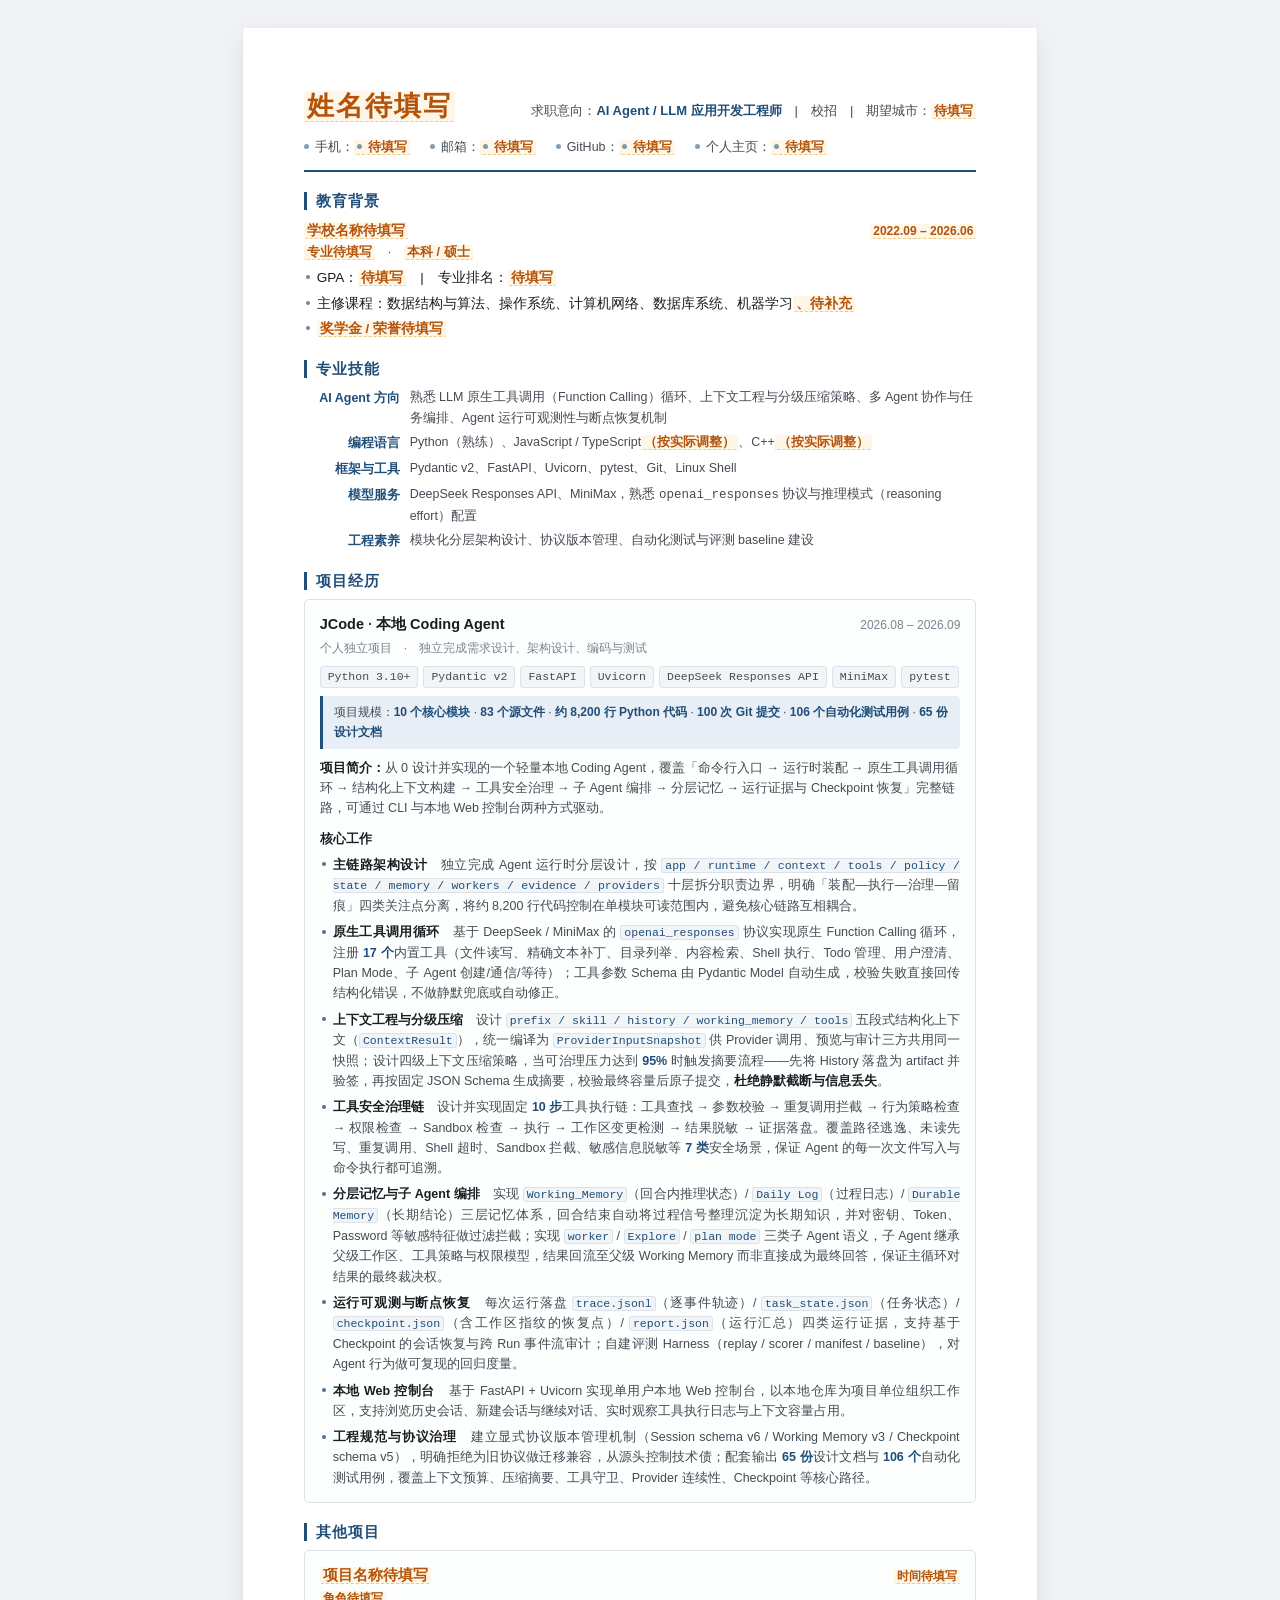
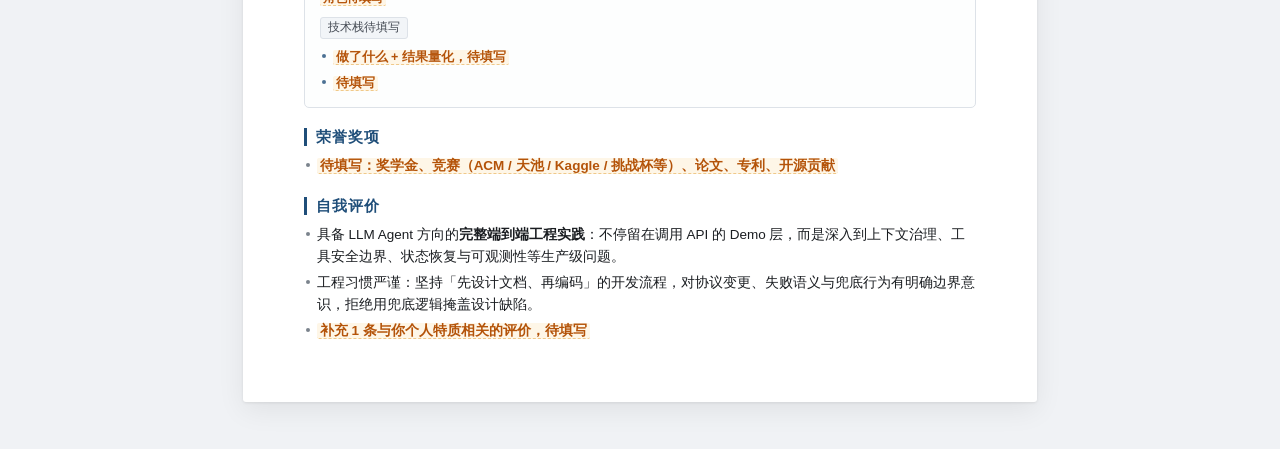
<file: resume/简历-待填写.html>
<!DOCTYPE html>
<html lang="zh-CN" data-page-node-id="jvCZFIcJ1OtPwvQPxGXEs3">
<head data-page-node-id="RzOPNFY6MEH2iaFqwt3ylf">
<meta charset="UTF-8" data-page-node-id="idprKxg2Q69ZbvX4aGqrY1">
<meta name="viewport" content="width=device-width, initial-scale=1.0" data-page-node-id="jLylCtQWvgKg7wGvqVyXIT">
<title>【姓名待填写】- AI Agent / LLM 应用开发工程师</title>
<style>
  /* ===== 基础重置 ===== */
  * { margin: 0; padding: 0; box-sizing: border-box; }

  :root {
    --ink:        #1a1d21;   /* 正文墨色 */
    --ink-soft:   #454b54;   /* 次级正文 */
    --ink-mute:   #7b838d;   /* 辅助信息 */
    --accent:     #1f4e79;   /* 主题强调色 */
    --accent-lt:  #e8eef5;   /* 强调浅底 */
    --rule:       #dde2e8;   /* 分隔线 */
    --tag-bg:     #f2f5f8;   /* 标签底色 */
    --warn:       #b45309;   /* 待填写提示色 */
  }

  body {
    font-family: -apple-system, BlinkMacSystemFont, "PingFang SC", "Hiragino Sans GB",
                 "Microsoft YaHei", "Segoe UI", Roboto, sans-serif;
    background: #f0f2f5;
    color: var(--ink);
    font-size: 13.5px;
    line-height: 1.62;
    -webkit-font-smoothing: antialiased;
    padding: 28px 16px 48px;
  }

  /* ===== A4 纸张容器 ===== */
  .page {
    width: 210mm;
    min-height: 297mm;
    margin: 0 auto;
    background: #ffffff;
    padding: 15mm 16mm 16mm;
    box-shadow: 0 1px 3px rgba(0,0,0,.08), 0 8px 28px rgba(0,0,0,.07);
    border-radius: 3px;
  }

  /* ===== 顶部姓名区 ===== */
  header {
    border-bottom: 2px solid var(--accent);
    padding-bottom: 12px;
    margin-bottom: 16px;
  }
  .name-row {
    display: flex;
    align-items: baseline;
    justify-content: space-between;
    gap: 16px;
    flex-wrap: wrap;
  }
  h1 {
    font-size: 27px;
    font-weight: 700;
    letter-spacing: 2px;
    color: var(--accent);
  }
  .target {
    font-size: 13px;
    color: var(--ink-soft);
    font-weight: 500;
  }
  .target b { color: var(--accent); font-weight: 700; }

  .contact {
    margin-top: 9px;
    display: flex;
    flex-wrap: wrap;
    gap: 6px 20px;
    font-size: 12.5px;
    color: var(--ink-soft);
  }
  .contact span::before {
    content: "";
    display: inline-block;
    width: 5px; height: 5px;
    border-radius: 50%;
    background: var(--accent);
    opacity: .55;
    margin-right: 6px;
    vertical-align: 2px;
  }

  /* ===== 章节标题 ===== */
  h2 {
    font-size: 14.5px;
    font-weight: 700;
    color: var(--accent);
    letter-spacing: 1px;
    margin: 20px 0 9px;
    padding-left: 9px;
    border-left: 3.5px solid var(--accent);
    line-height: 1.25;
  }

  /* ===== 教育背景 ===== */
  .edu-head {
    display: flex;
    justify-content: space-between;
    align-items: baseline;
    gap: 12px;
    flex-wrap: wrap;
  }
  .edu-head .school { font-weight: 700; font-size: 14px; }
  .edu-head .meta   { font-size: 12px; color: var(--ink-mute); }
  .edu-major { font-size: 12.5px; color: var(--ink-soft); margin-top: 1px; }

  ul { list-style: none; }
  li {
    position: relative;
    padding-left: 13px;
    margin-top: 4px;
  }
  li::before {
    content: "";
    position: absolute;
    left: 2px; top: 8px;
    width: 4px; height: 4px;
    border-radius: 50%;
    background: var(--ink-mute);
  }

  /* ===== 技能区 ===== */
  .skill-row {
    display: grid;
    grid-template-columns: 96px 1fr;
    gap: 4px 10px;
    margin-top: 5px;
    align-items: start;
  }
  .skill-key {
    font-weight: 600;
    font-size: 12.5px;
    color: var(--accent);
    text-align: right;
    line-height: 1.7;
    padding-top: 1px;
  }
  .skill-val { font-size: 12.5px; color: var(--ink-soft); }

  /* ===== 项目卡片 ===== */
  .project {
    border: 1px solid var(--rule);
    border-radius: 5px;
    padding: 13px 15px 14px;
    margin-top: 4px;
    background: #fdfefe;
  }
  .proj-title {
    display: flex;
    justify-content: space-between;
    align-items: baseline;
    gap: 12px;
    flex-wrap: wrap;
  }
  .proj-name { font-size: 14.5px; font-weight: 700; color: var(--ink); }
  .proj-name .dot { color: var(--accent); }
  .proj-date { font-size: 12px; color: var(--ink-mute); white-space: nowrap; }
  .proj-role {
    font-size: 12px;
    color: var(--ink-mute);
    margin-top: 2px;
  }

  /* 技术栈标签 */
  .stack {
    margin: 8px 0 8px;
    display: flex;
    flex-wrap: wrap;
    gap: 5px;
  }
  .stack span {
    font-size: 11.5px;
    font-family: "SFMono-Regular", Consolas, "Liberation Mono", monospace;
    background: var(--tag-bg);
    color: var(--ink-soft);
    border: 1px solid var(--rule);
    border-radius: 3px;
    padding: 1px 7px;
    line-height: 1.55;
  }

  /* 规模数据条 */
  .scale {
    background: var(--accent-lt);
    border-left: 3px solid var(--accent);
    border-radius: 0 4px 4px 0;
    padding: 6px 11px;
    font-size: 12px;
    color: var(--ink-soft);
    margin-bottom: 9px;
    line-height: 1.7;
  }
  .scale b { color: var(--accent); font-weight: 700; }

  .brief { font-size: 12.5px; color: var(--ink-soft); margin-bottom: 9px; }
  .brief b { color: var(--ink); }

  /* 核心工作列表 */
  .work-label {
    font-size: 12.5px;
    font-weight: 700;
    color: var(--ink);
    margin: 10px 0 3px;
  }
  .work-list li {
    font-size: 12.5px;
    color: var(--ink-soft);
    text-align: justify;
    margin-top: 6px;
  }
  .work-list li::before {
    background: var(--accent);
    opacity: .8;
    top: 7.5px;
  }
  .work-list li b { color: var(--ink); font-weight: 700; }
  .work-list li code {
    font-family: "SFMono-Regular", Consolas, "Liberation Mono", monospace;
    font-size: 11.5px;
    background: var(--tag-bg);
    border: 1px solid var(--rule);
    border-radius: 3px;
    padding: 0 3px;
    color: var(--accent);
  }
  .num { color: var(--accent); font-weight: 700; }

  /* ===== 待填写占位提示 ===== */
  .todo {
    color: var(--warn);
    font-weight: 600;
    background: #fef6e7;
    border-bottom: 1px dashed #f0c98a;
    padding: 0 3px;
    border-radius: 2px;
  }

  /* ===== 打印优化 ===== */
  @page { size: A4; margin: 0; }
  @media print {
    body {
      background: #fff;
      padding: 0;
      font-size: 12.5px;
    }
    .page {
      width: auto;
      min-height: auto;
      margin: 0;
      padding: 12mm 14mm;
      box-shadow: none;
      border-radius: 0;
    }
    .project { break-inside: avoid; page-break-inside: avoid; }
    h2 { break-after: avoid; page-break-after: avoid; }
    .scale, .stack { break-inside: avoid; }
  }

  @media (max-width: 800px) {
    .page { width: 100%; padding: 20px 16px; }
    .skill-row { grid-template-columns: 1fr; gap: 2px; }
    .skill-key { text-align: left; }
  }
</style>
</head>
<body data-page-node-id="ql2Hjycj9zgNIy8DCAHcky">
<div class="page" data-page-node-id="yT0xJnSbMteL5uHqAaaCXP">

  <!-- ============ 个人信息 ============ -->
  <header data-page-node-id="nOZbpibhS27J84CAQVC7t4">
    <div class="name-row" data-page-node-id="sRTCJ0BGlDqCtO2u0Ob4Zg">
      <h1 data-page-node-id="rlFTz15DHDS0J7e5IK9xRn"><span class="todo" data-page-node-id="dejx1DZtULZrqd8xawgNnI">姓名待填写</span></h1>
      <div class="target" data-page-node-id="IyHibVamy4ztkAjZ98u31T">求职意向：<b data-page-node-id="zE0NMJH6A7Whl5DiRhkMEH">AI Agent / LLM 应用开发工程师</b>　|　校招　|　期望城市：<span class="todo" data-page-node-id="d7IUAEfOZgT2V3z0yfUD7U">待填写</span></div>
    </div>
    <div class="contact" data-page-node-id="uGroASycyEXiuyWs3aQBeZ">
      <span data-page-node-id="DFBUaq4nv7wCyQf35LxDQF">手机：<span class="todo" data-page-node-id="hllaH2tXbkGX3l7lC7rKg1">待填写</span></span>
      <span data-page-node-id="tUllhQjRFcunijYW8ROeGl">邮箱：<span class="todo" data-page-node-id="NtN6Ct9m0ym3Fkw1AKsJyf">待填写</span></span>
      <span data-page-node-id="RZ55ODxSfhVnQm5JwS1Uoz">GitHub：<span class="todo" data-page-node-id="ThiQxlfI7OTyuljVGEcNMi">待填写</span></span>
      <span data-page-node-id="scCCU49FQnGQDvN5wxX3WD">个人主页：<span class="todo" data-page-node-id="xpUDAn4zXbzutAW0fnAmuP">待填写</span></span>
    </div>
  </header>

  <!-- ============ 教育背景 ============ -->
  <h2 data-page-node-id="ObiCSPPCP5AGkpgM4VVqN3">教育背景</h2>
  <div class="edu-head" data-page-node-id="gfKynoKIzczWeWUzG0b0JN">
    <span class="school" data-page-node-id="cuJGmjiVHGQ3xt6nQpH5Fh"><span class="todo" data-page-node-id="McQ5FXMC7kEttjDaNg0Qoc">学校名称待填写</span></span>
    <span class="meta" data-page-node-id="KLc3hda0tyWJEWdRu7dV5u"><span class="todo" data-page-node-id="RcGb8O4b3TWheDGTzCUY6l">2022.09 – 2026.06</span></span>
  </div>
  <div class="edu-major" data-page-node-id="ocnC77kIco3PieUn0efZDh"><span class="todo" data-page-node-id="UymJ2mSUeOy7Q5rSAIZFCJ">专业待填写</span>　·　<span class="todo" data-page-node-id="Js9POoZ9AV6uNNGx5sCiM3">本科 / 硕士</span></div>
  <ul data-page-node-id="DvCHpvlbBXL2phWuEXa1tX">
    <li data-page-node-id="ycCnN6Hp2OgXbdSDNO35Af">GPA：<span class="todo" data-page-node-id="z5e7uPgnbtmN5PcOAMqp3X">待填写</span>　|　专业排名：<span class="todo" data-page-node-id="8h0FqbmJPofFlwGDb9L7fd">待填写</span></li>
    <li data-page-node-id="Xnm8r7Tf064KxgGmE5zhQk">主修课程：数据结构与算法、操作系统、计算机网络、数据库系统、机器学习<span class="todo" data-page-node-id="pxvyXsF0uvCTT0iT1RiCBx">、待补充</span></li>
    <li data-page-node-id="oPXQHJCaqzsWGrGG7HacGX"><span class="todo" data-page-node-id="Zk5V1ujkfkQIa8RFGPhWFM">奖学金 / 荣誉待填写</span></li>
  </ul>

  <!-- ============ 专业技能 ============ -->
  <h2 data-page-node-id="eleMZrt5C4XnkQXSZtNFSk">专业技能</h2>
  <div class="skill-row" data-page-node-id="6HW8QUoU7cp5mrJP5hsDbN">
    <div class="skill-key" data-page-node-id="wXpjjkaFy7o2SbVUvXDY7D">AI Agent 方向</div>
    <div class="skill-val" data-page-node-id="ZjxDsFsSp5IAUcv1wESxe9">熟悉 LLM 原生工具调用（Function Calling）循环、上下文工程与分级压缩策略、多 Agent 协作与任务编排、Agent 运行可观测性与断点恢复机制</div>

    <div class="skill-key" data-page-node-id="kWK79K6h4I5cZUthpYiPZT">编程语言</div>
    <div class="skill-val" data-page-node-id="Pc2A5MLBgUkFbHsNAx3Way">Python（熟练）、JavaScript / TypeScript<span class="todo" data-page-node-id="eqQhbW5MrZucNQWwMe67Mi">（按实际调整）</span>、C++<span class="todo" data-page-node-id="jyCRNXRuw2ZzEjcanGiC94">（按实际调整）</span></div>

    <div class="skill-key" data-page-node-id="IwKCitdzJHpZD8Hzp6UatA">框架与工具</div>
    <div class="skill-val" data-page-node-id="BYWutXUy4dFpA4H0lhzU2h">Pydantic v2、FastAPI、Uvicorn、pytest、Git、Linux Shell</div>

    <div class="skill-key" data-page-node-id="q8TnenC2HqZkiz7Bn7OGRs">模型服务</div>
    <div class="skill-val" data-page-node-id="dvR1K0Ewe5C0eoDOCCjqTg">DeepSeek Responses API、MiniMax，熟悉 <code data-page-node-id="VgyYeM6mnv41d6eSyF6Zqc">openai_responses</code> 协议与推理模式（reasoning effort）配置</div>

    <div class="skill-key" data-page-node-id="EbMsfTkrEql2308Z7lGVeQ">工程素养</div>
    <div class="skill-val" data-page-node-id="CPD9umsBG2vBYGAJ7PXexb">模块化分层架构设计、协议版本管理、自动化测试与评测 baseline 建设</div>
  </div>

  <!-- ============ 项目经历 ============ -->
  <h2 data-page-node-id="x6tzzMhTKbQRLEPW8DbUD1">项目经历</h2>

  <div class="project" data-page-node-id="tBTt21J7lItOmi9GmcUeug">
    <div class="proj-title" data-page-node-id="yXosylDPZjQ33mtnZmnTgS">
      <div class="proj-name" data-page-node-id="auiiAYGdkHCTncJxQxnQr4">JCode <span class="dot" data-page-node-id="TMerIqx4PnLkZVZcc10hkY">·</span> 本地 Coding Agent</div>
      <div class="proj-date" data-page-node-id="Gj5XcGwp41CmGvXNEx573Z">2026.08 – 2026.09</div>
    </div>
    <div class="proj-role" data-page-node-id="PGd9F1ofcuDJx8PuBoe4DE">个人独立项目　·　独立完成需求设计、架构设计、编码与测试</div>

    <div class="stack" data-page-node-id="t00SsaAW3a3lYxBcOGVAyb">
      <span data-page-node-id="61V9YGsmFEnP5sPdqtEIn0">Python 3.10+</span><span data-page-node-id="06Pf4JBjIIOhwTfA0psIkE">Pydantic v2</span><span data-page-node-id="erv8UOIpH3knA6mpcMsMnH">FastAPI</span><span data-page-node-id="vdGmGshanOn3QskJEd7Ava">Uvicorn</span>
      <span data-page-node-id="2PowXHVWvYBnrGzSU4NHJ3">DeepSeek Responses API</span><span data-page-node-id="4GBaBhBCIgYsHAhTKvoDhV">MiniMax</span><span data-page-node-id="Yq5ALKRg74OEFzcda8LWLM">pytest</span>
    </div>

    <div class="scale" data-page-node-id="GXGO1wYMHtftm5XYSCcFDN">
      项目规模：<b data-page-node-id="ywEgSgYRsYtrqWEj7anENC">10 个核心模块</b> · <b data-page-node-id="pbyB0NiDEQ1HBbjPdwmq9Q">83 个源文件</b> · <b data-page-node-id="mB1RPu0vAhjBWhmbbXAKob">约 8,200 行 Python 代码</b> ·
      <b data-page-node-id="cJACnmHZvukrR8UrsC2Wb4">100 次 Git 提交</b> · <b data-page-node-id="75b3YQ7drfmkNYuhDAvSuo">106 个自动化测试用例</b> · <b data-page-node-id="vBqj5c0abIg2dZJkAdQeMV">65 份设计文档</b>
    </div>

    <div class="brief" data-page-node-id="htVRGiVfvqA2iZrObXNY1u">
      <b data-page-node-id="EgHFbR3afl8SEx7HB6DM3e">项目简介：</b>从 0 设计并实现的一个轻量本地 Coding Agent，覆盖「命令行入口 → 运行时装配 → 原生工具调用循环 → 结构化上下文构建 → 工具安全治理 → 子 Agent 编排 → 分层记忆 → 运行证据与 Checkpoint 恢复」完整链路，可通过 CLI 与本地 Web 控制台两种方式驱动。
    </div>

    <div class="work-label" data-page-node-id="uDTSElD13AIFFpEFTrmOhX">核心工作</div>
    <ul class="work-list" data-page-node-id="fvkL1IYEAJxrkUQaz568YB">
      <li data-page-node-id="0GHWrUx0owuenwiBJ76OLl"><b data-page-node-id="fbPPmvhRp4dX8gQQQFFBrx">主链路架构设计</b>　独立完成 Agent 运行时分层设计，按 <code data-page-node-id="QEVYoWKqOJQGlEA66HEr4x">app / runtime / context / tools / policy / state / memory / workers / evidence / providers</code> 十层拆分职责边界，明确「装配—执行—治理—留痕」四类关注点分离，将约 8,200 行代码控制在单模块可读范围内，避免核心链路互相耦合。</li>

      <li data-page-node-id="oW1EPt8v0JxkUe26P2tk1i"><b data-page-node-id="XfOIPfnmChRqVYY6wnV2da">原生工具调用循环</b>　基于 DeepSeek / MiniMax 的 <code data-page-node-id="OUH0NxOIfyqTqhpuKxNIZz">openai_responses</code> 协议实现原生 Function Calling 循环，注册 <span class="num" data-page-node-id="QOWiF7zNz7BstgaM2pdrxm">17 个</span>内置工具（文件读写、精确文本补丁、目录列举、内容检索、Shell 执行、Todo 管理、用户澄清、Plan Mode、子 Agent 创建/通信/等待）；工具参数 Schema 由 Pydantic Model 自动生成，校验失败直接回传结构化错误，不做静默兜底或自动修正。</li>

      <li data-page-node-id="lWeaoXeu9aWuSgcwp2LLx1"><b data-page-node-id="dsFwzWKrhwcCtnvUvcMMiv">上下文工程与分级压缩</b>　设计 <code data-page-node-id="Es9ASxUNpIHSal3XeQECmh">prefix / skill / history / working_memory / tools</code> 五段式结构化上下文（<code data-page-node-id="F1AuMFlQEDE6NR8ur9NAWH">ContextResult</code>），统一编译为 <code data-page-node-id="9bvREEtbjZiVLsliQuxhxx">ProviderInputSnapshot</code> 供 Provider 调用、预览与审计三方共用同一快照；设计四级上下文压缩策略，当可治理压力达到 <span class="num" data-page-node-id="gUlfR19p5tblYhLIh5HHP6">95%</span> 时触发摘要流程——先将 History 落盘为 artifact 并验签，再按固定 JSON Schema 生成摘要，校验最终容量后原子提交，<b data-page-node-id="nG0x4ItQVpxbK9w9yXEcxV">杜绝静默截断与信息丢失</b>。</li>

      <li data-page-node-id="Z2UXKxjcDccC0TWSY6tCGI"><b data-page-node-id="qupo8dfPR9RVPe75ErcawZ">工具安全治理链</b>　设计并实现固定 <span class="num" data-page-node-id="LZwlBIozi1WCHRWI7rfdSj">10 步</span>工具执行链：工具查找 → 参数校验 → 重复调用拦截 → 行为策略检查 → 权限检查 → Sandbox 检查 → 执行 → 工作区变更检测 → 结果脱敏 → 证据落盘。覆盖路径逃逸、未读先写、重复调用、Shell 超时、Sandbox 拦截、敏感信息脱敏等 <span class="num" data-page-node-id="MNClDFdy33wTrRD6mgFHqp">7 类</span>安全场景，保证 Agent 的每一次文件写入与命令执行都可追溯。</li>

      <li data-page-node-id="jEl0rsAmWhRQwCHkr5lCXm"><b data-page-node-id="5fS8vJwWnG8hWQvPlfPDUU">分层记忆与子 Agent 编排</b>　实现 <code data-page-node-id="qNB4Y17WT1VfqUxpXJC9wt">Working_Memory</code>（回合内推理状态）/ <code data-page-node-id="3GHFuNUiiOSnwyqaqIPX6M">Daily Log</code>（过程日志）/ <code data-page-node-id="M2QRqh9CbuGv3lXpCsohOT">Durable Memory</code>（长期结论）三层记忆体系，回合结束自动将过程信号整理沉淀为长期知识，并对密钥、Token、Password 等敏感特征做过滤拦截；实现 <code data-page-node-id="EjDa5azk7YHHqhUhYDTmGu">worker</code> / <code data-page-node-id="f0n4hP5OnLCYhdK4FOlhoA">Explore</code> / <code data-page-node-id="IGSHvsOp1FWXX0e2rcJpqg">plan mode</code> 三类子 Agent 语义，子 Agent 继承父级工作区、工具策略与权限模型，结果回流至父级 Working Memory 而非直接成为最终回答，保证主循环对结果的最终裁决权。</li>

      <li data-page-node-id="AYf59YqYoHhgZKPcEJp2Nd"><b data-page-node-id="7Wz3ehxrK09ojDNHF4Dnt8">运行可观测与断点恢复</b>　每次运行落盘 <code data-page-node-id="Ijbbe9tKzxzBzH63RPGuxW">trace.jsonl</code>（逐事件轨迹）/ <code data-page-node-id="JgoE48twvSsk1lOuogALnn">task_state.json</code>（任务状态）/ <code data-page-node-id="QO0HoPE6wJ2ZBvHS69NFgx">checkpoint.json</code>（含工作区指纹的恢复点）/ <code data-page-node-id="Y2SBkMp4zErnWuJafsdbIm">report.json</code>（运行汇总）四类运行证据，支持基于 Checkpoint 的会话恢复与跨 Run 事件流审计；自建评测 Harness（replay / scorer / manifest / baseline），对 Agent 行为做可复现的回归度量。</li>

      <li data-page-node-id="AXnbxCPW7bywetuTsC0NId"><b data-page-node-id="FTPk5centVyW96MJlz3I8V">本地 Web 控制台</b>　基于 FastAPI + Uvicorn 实现单用户本地 Web 控制台，以本地仓库为项目单位组织工作区，支持浏览历史会话、新建会话与继续对话、实时观察工具执行日志与上下文容量占用。</li>

      <li data-page-node-id="FjYFdGca4ekqrGfjbsAyzW"><b data-page-node-id="THtIN6mrLXKCOnsK5ElvYd">工程规范与协议治理</b>　建立显式协议版本管理机制（Session schema v6 / Working Memory v3 / Checkpoint schema v5），明确拒绝为旧协议做迁移兼容，从源头控制技术债；配套输出 <span class="num" data-page-node-id="hGYUE0XBWv72fwFA2fl2y9">65 份</span>设计文档与 <span class="num" data-page-node-id="s5ThXWWqqcI6esDs8W1XAl">106 个</span>自动化测试用例，覆盖上下文预算、压缩摘要、工具守卫、Provider 连续性、Checkpoint 等核心路径。</li>
    </ul>
  </div>

  <!-- ============ 其他项目 ============ -->
  <h2 data-page-node-id="5EHDI3dpi0aJMETc4IsCjb">其他项目</h2>
  <div class="project" data-page-node-id="By7JgVInz6oa2jijE3gUDb">
    <div class="proj-title" data-page-node-id="diXbdvDat1pqw02FjfzWyB">
      <div class="proj-name" data-page-node-id="4DJhXsFmX6qxJobn53YprP"><span class="todo" data-page-node-id="ctfTSsFAROlnI4icKcQ1x9">项目名称待填写</span></div>
      <div class="proj-date" data-page-node-id="OMmEpe4CamaVjUCgDQNjCx"><span class="todo" data-page-node-id="niyNFk2pWIZHfsiAcbq9LD">时间待填写</span></div>
    </div>
    <div class="proj-role" data-page-node-id="q8ZM3TRRSTwryDPML795fV"><span class="todo" data-page-node-id="MpLHR80mw5ksr6fk1AqLqv">角色待填写</span></div>
    <div class="stack" data-page-node-id="kJXAKV8Hc874LV7t9XSMs3"><span data-page-node-id="gme2i3KFUUxhXDYNPUaXLB">技术栈待填写</span></div>
    <ul class="work-list" data-page-node-id="SNWa1xA7ic7lSszJlCKawJ">
      <li data-page-node-id="lZMQDbvVH5kxOBnL4VIbSS"><span class="todo" data-page-node-id="6e1EdarIJzPPBhboSuo8WL">做了什么 + 结果量化，待填写</span></li>
      <li data-page-node-id="HI8Y3ITlsBkt99Lt3e88JA"><span class="todo" data-page-node-id="jdih7AeBzBpLaaKs1negkP">待填写</span></li>
    </ul>
  </div>

  <!-- ============ 荣誉奖项 ============ -->
  <h2 data-page-node-id="JEgUaCp6IOClcQtB9YJnvK">荣誉奖项</h2>
  <ul data-page-node-id="sblgtDAyuWLtjeO65imhYr">
    <li data-page-node-id="VgXGrJwTh9FK0IwLKzIcXu"><span class="todo" data-page-node-id="1YfB92N73Nf4mFhxrA3yH2">待填写：奖学金、竞赛（ACM / 天池 / Kaggle / 挑战杯等）、论文、专利、开源贡献</span></li>
  </ul>

  <!-- ============ 自我评价 ============ -->
  <h2 data-page-node-id="3Pd3AGddC6NI8anlKlrS42">自我评价</h2>
  <ul data-page-node-id="QfP3A0LHSbLYxJ1roPErAE">
    <li data-page-node-id="OwVAVrvDWDtD38USESkyGk">具备 LLM Agent 方向的<b data-page-node-id="9TVHvawKuuxo7LkIGmG0PL">完整端到端工程实践</b>：不停留在调用 API 的 Demo 层，而是深入到上下文治理、工具安全边界、状态恢复与可观测性等生产级问题。</li>
    <li data-page-node-id="9SuZnNsyPj6wgv9F2L9ROS">工程习惯严谨：坚持「先设计文档、再编码」的开发流程，对协议变更、失败语义与兜底行为有明确边界意识，拒绝用兜底逻辑掩盖设计缺陷。</li>
    <li data-page-node-id="TBl1LcsCW3dRF215dZqPPh"><span class="todo" data-page-node-id="pqgPSoxgMjnwJq6ibOEGsy">补充 1 条与你个人特质相关的评价，待填写</span></li>
  </ul>

</div>
</body>
</html>
</file>
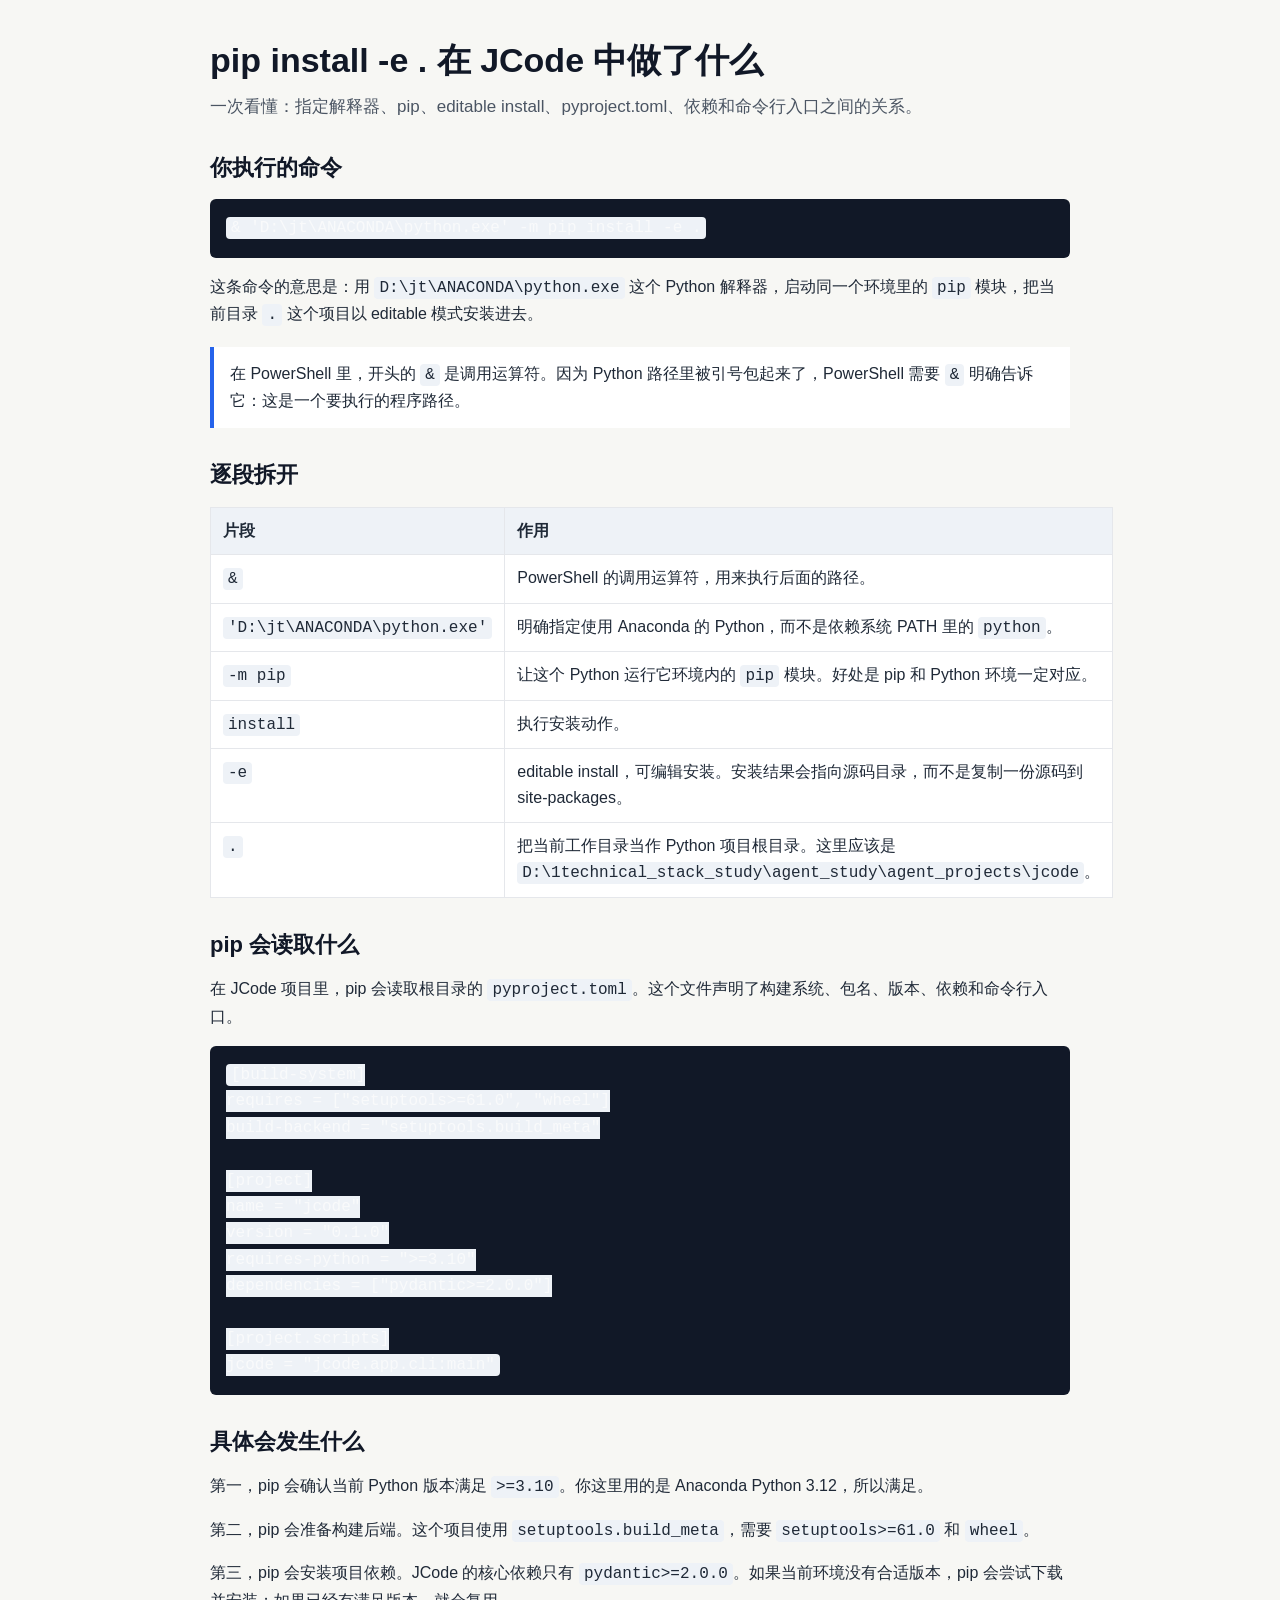
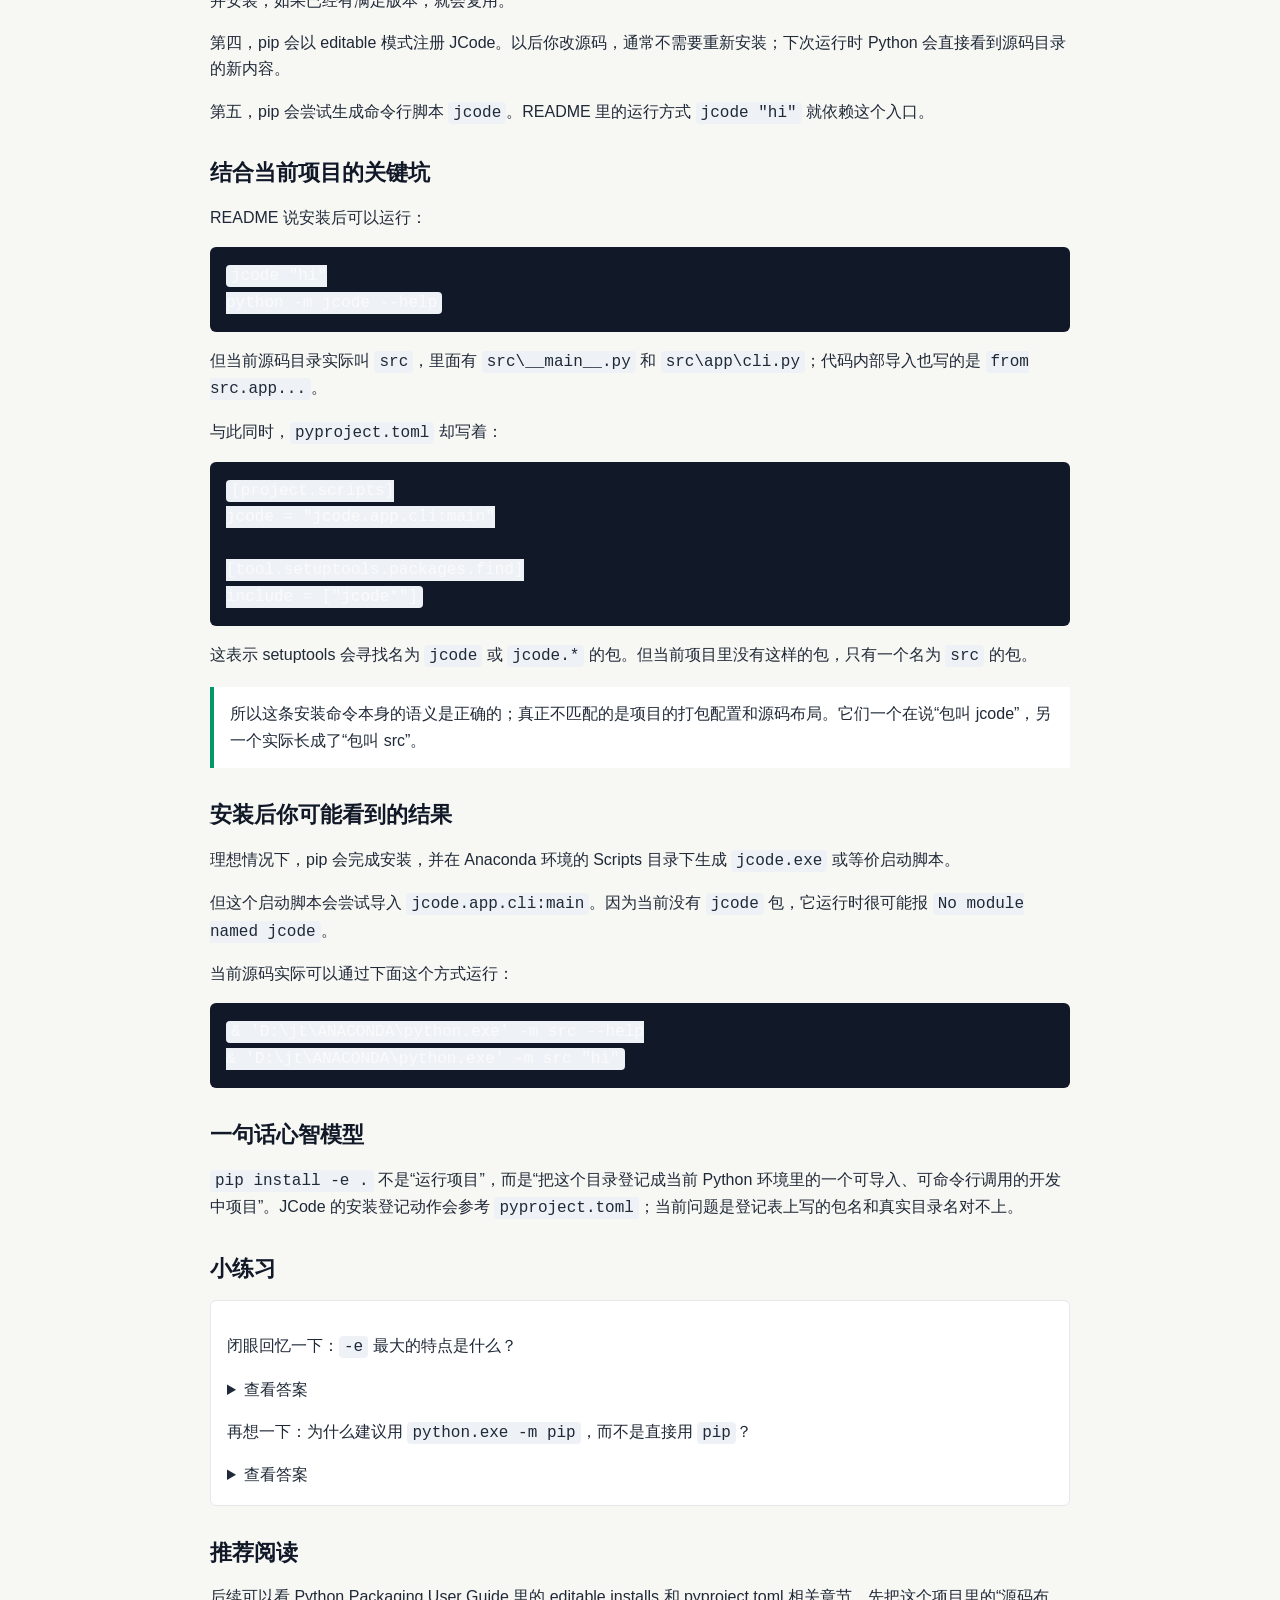
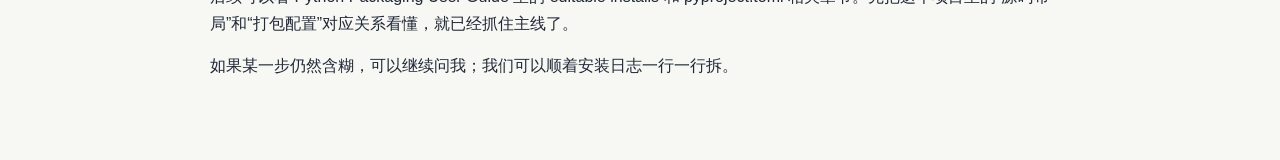
<file: learn_workspace/lessons/0001-pip-editable-install.html>
<!doctype html>
<html lang="zh-CN">
  <head>
    <meta charset="utf-8">
    <meta name="viewport" content="width=device-width, initial-scale=1">
    <title>pip install -e . 在 JCode 中做了什么</title>
    <link rel="stylesheet" href="../assets/lesson.css">
  </head>
  <body>
    <main>
      <h1>pip install -e . 在 JCode 中做了什么</h1>
      <p class="subtitle">一次看懂：指定解释器、pip、editable install、pyproject.toml、依赖和命令行入口之间的关系。</p>

      <h2>你执行的命令</h2>
      <pre><code>&amp; 'D:\jt\ANACONDA\python.exe' -m pip install -e .</code></pre>
      <p>这条命令的意思是：用 <code>D:\jt\ANACONDA\python.exe</code> 这个 Python 解释器，启动同一个环境里的 <code>pip</code> 模块，把当前目录 <code>.</code> 这个项目以 editable 模式安装进去。</p>

      <div class="note">
        在 PowerShell 里，开头的 <code>&amp;</code> 是调用运算符。因为 Python 路径里被引号包起来了，PowerShell 需要 <code>&amp;</code> 明确告诉它：这是一个要执行的程序路径。
      </div>

      <h2>逐段拆开</h2>
      <table>
        <tr>
          <th>片段</th>
          <th>作用</th>
        </tr>
        <tr>
          <td><code>&amp;</code></td>
          <td>PowerShell 的调用运算符，用来执行后面的路径。</td>
        </tr>
        <tr>
          <td><code>'D:\jt\ANACONDA\python.exe'</code></td>
          <td>明确指定使用 Anaconda 的 Python，而不是依赖系统 PATH 里的 <code>python</code>。</td>
        </tr>
        <tr>
          <td><code>-m pip</code></td>
          <td>让这个 Python 运行它环境内的 <code>pip</code> 模块。好处是 pip 和 Python 环境一定对应。</td>
        </tr>
        <tr>
          <td><code>install</code></td>
          <td>执行安装动作。</td>
        </tr>
        <tr>
          <td><code>-e</code></td>
          <td>editable install，可编辑安装。安装结果会指向源码目录，而不是复制一份源码到 site-packages。</td>
        </tr>
        <tr>
          <td><code>.</code></td>
          <td>把当前工作目录当作 Python 项目根目录。这里应该是 <code>D:\1technical_stack_study\agent_study\agent_projects\jcode</code>。</td>
        </tr>
      </table>

      <h2>pip 会读取什么</h2>
      <p>在 JCode 项目里，pip 会读取根目录的 <code>pyproject.toml</code>。这个文件声明了构建系统、包名、版本、依赖和命令行入口。</p>
      <pre><code>[build-system]
requires = ["setuptools&gt;=61.0", "wheel"]
build-backend = "setuptools.build_meta"

[project]
name = "jcode"
version = "0.1.0"
requires-python = "&gt;=3.10"
dependencies = ["pydantic&gt;=2.0.0"]

[project.scripts]
jcode = "jcode.app.cli:main"</code></pre>

      <h2>具体会发生什么</h2>
      <p>第一，pip 会确认当前 Python 版本满足 <code>&gt;=3.10</code>。你这里用的是 Anaconda Python 3.12，所以满足。</p>
      <p>第二，pip 会准备构建后端。这个项目使用 <code>setuptools.build_meta</code>，需要 <code>setuptools&gt;=61.0</code> 和 <code>wheel</code>。</p>
      <p>第三，pip 会安装项目依赖。JCode 的核心依赖只有 <code>pydantic&gt;=2.0.0</code>。如果当前环境没有合适版本，pip 会尝试下载并安装；如果已经有满足版本，就会复用。</p>
      <p>第四，pip 会以 editable 模式注册 JCode。以后你改源码，通常不需要重新安装；下次运行时 Python 会直接看到源码目录的新内容。</p>
      <p>第五，pip 会尝试生成命令行脚本 <code>jcode</code>。README 里的运行方式 <code>jcode "hi"</code> 就依赖这个入口。</p>

      <h2>结合当前项目的关键坑</h2>
      <p>README 说安装后可以运行：</p>
      <pre><code>jcode "hi"
python -m jcode --help</code></pre>
      <p>但当前源码目录实际叫 <code>src</code>，里面有 <code>src\__main__.py</code> 和 <code>src\app\cli.py</code>；代码内部导入也写的是 <code>from src.app...</code>。</p>
      <p>与此同时，<code>pyproject.toml</code> 却写着：</p>
      <pre><code>[project.scripts]
jcode = "jcode.app.cli:main"

[tool.setuptools.packages.find]
include = ["jcode*"]</code></pre>
      <p>这表示 setuptools 会寻找名为 <code>jcode</code> 或 <code>jcode.*</code> 的包。但当前项目里没有这样的包，只有一个名为 <code>src</code> 的包。</p>

      <div class="check">
        所以这条安装命令本身的语义是正确的；真正不匹配的是项目的打包配置和源码布局。它们一个在说“包叫 jcode”，另一个实际长成了“包叫 src”。
      </div>

      <h2>安装后你可能看到的结果</h2>
      <p>理想情况下，pip 会完成安装，并在 Anaconda 环境的 Scripts 目录下生成 <code>jcode.exe</code> 或等价启动脚本。</p>
      <p>但这个启动脚本会尝试导入 <code>jcode.app.cli:main</code>。因为当前没有 <code>jcode</code> 包，它运行时很可能报 <code>No module named jcode</code>。</p>
      <p>当前源码实际可以通过下面这个方式运行：</p>
      <pre><code>&amp; 'D:\jt\ANACONDA\python.exe' -m src --help
&amp; 'D:\jt\ANACONDA\python.exe' -m src "hi"</code></pre>

      <h2>一句话心智模型</h2>
      <p><code>pip install -e .</code> 不是“运行项目”，而是“把这个目录登记成当前 Python 环境里的一个可导入、可命令行调用的开发中项目”。JCode 的安装登记动作会参考 <code>pyproject.toml</code>；当前问题是登记表上写的包名和真实目录名对不上。</p>

      <h2>小练习</h2>
      <div class="quiz">
        <p>闭眼回忆一下：<code>-e</code> 最大的特点是什么？</p>
        <details>
          <summary>查看答案</summary>
          <p>它让安装结果指向源码目录，所以修改源码后通常不用重新安装。</p>
        </details>
        <p>再想一下：为什么建议用 <code>python.exe -m pip</code>，而不是直接用 <code>pip</code>？</p>
        <details>
          <summary>查看答案</summary>
          <p>这样能保证 pip 属于这个指定的 Python 环境，避免装到另一个 Python 里。</p>
        </details>
      </div>

      <h2>推荐阅读</h2>
      <p>后续可以看 Python Packaging User Guide 里的 editable installs 和 pyproject.toml 相关章节。先把这个项目里的“源码布局”和“打包配置”对应关系看懂，就已经抓住主线了。</p>
      <p>如果某一步仍然含糊，可以继续问我；我们可以顺着安装日志一行一行拆。</p>
    </main>
  </body>
</html>
</file>
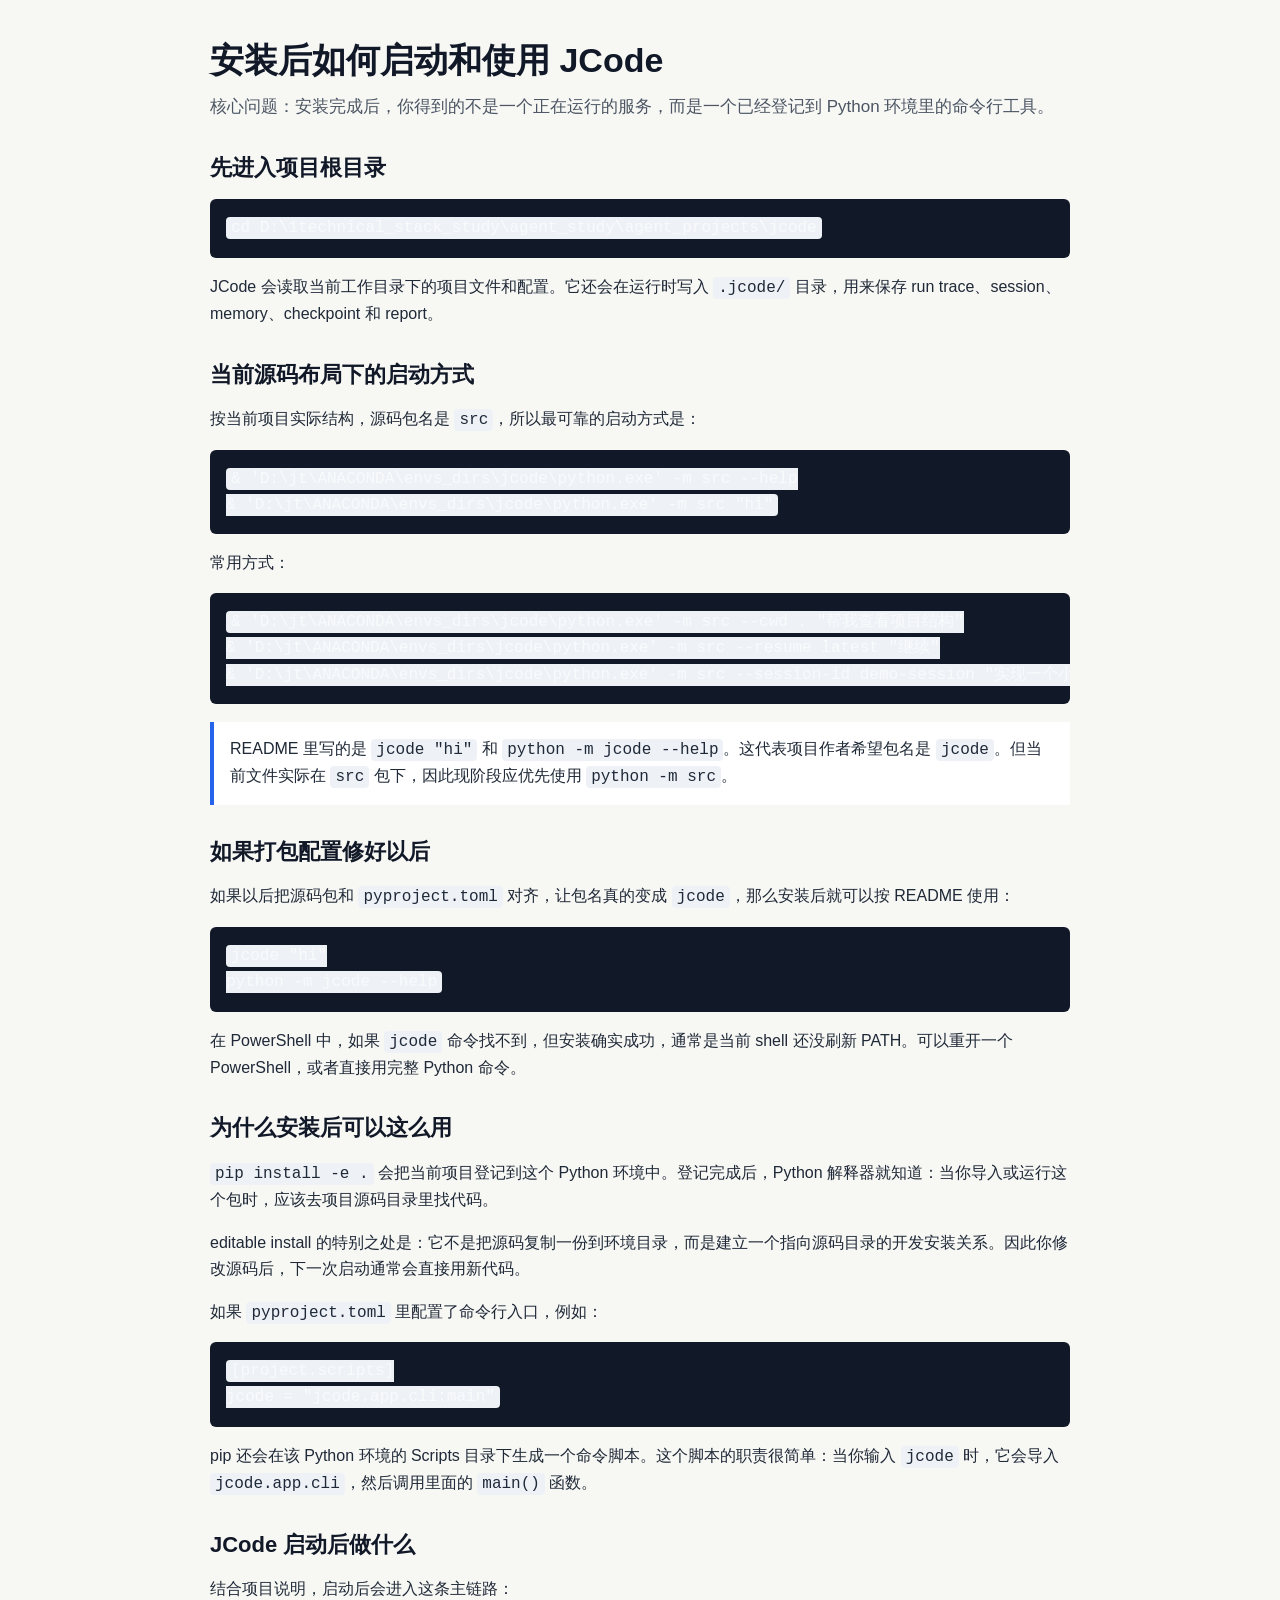
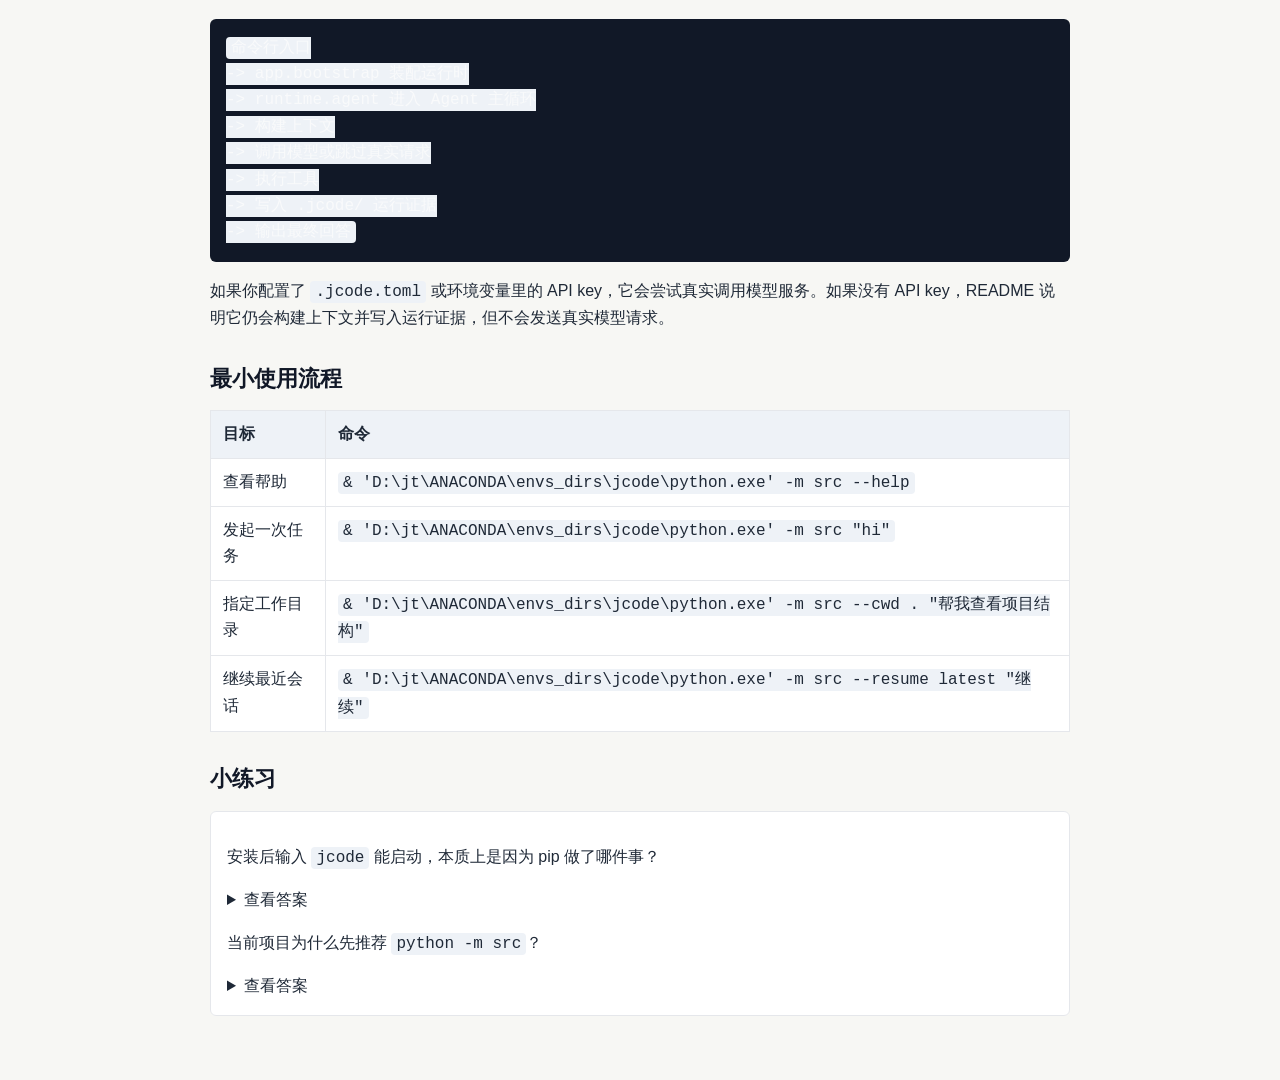
<file: learn_workspace/lessons/0002-start-and-use-jcode.html>
<!doctype html>
<html lang="zh-CN">
  <head>
    <meta charset="utf-8">
    <meta name="viewport" content="width=device-width, initial-scale=1">
    <title>安装后如何启动和使用 JCode</title>
    <link rel="stylesheet" href="../assets/lesson.css">
  </head>
  <body>
    <main>
      <h1>安装后如何启动和使用 JCode</h1>
      <p class="subtitle">核心问题：安装完成后，你得到的不是一个正在运行的服务，而是一个已经登记到 Python 环境里的命令行工具。</p>

      <h2>先进入项目根目录</h2>
      <pre><code>cd D:\1technical_stack_study\agent_study\agent_projects\jcode</code></pre>
      <p>JCode 会读取当前工作目录下的项目文件和配置。它还会在运行时写入 <code>.jcode/</code> 目录，用来保存 run trace、session、memory、checkpoint 和 report。</p>

      <h2>当前源码布局下的启动方式</h2>
      <p>按当前项目实际结构，源码包名是 <code>src</code>，所以最可靠的启动方式是：</p>
      <pre><code>&amp; 'D:\jt\ANACONDA\envs_dirs\jcode\python.exe' -m src --help
&amp; 'D:\jt\ANACONDA\envs_dirs\jcode\python.exe' -m src "hi"</code></pre>

      <p>常用方式：</p>
      <pre><code>&amp; 'D:\jt\ANACONDA\envs_dirs\jcode\python.exe' -m src --cwd . "帮我查看项目结构"
&amp; 'D:\jt\ANACONDA\envs_dirs\jcode\python.exe' -m src --resume latest "继续"
&amp; 'D:\jt\ANACONDA\envs_dirs\jcode\python.exe' -m src --session-id demo-session "实现一个小功能"</code></pre>

      <div class="note">
        README 里写的是 <code>jcode "hi"</code> 和 <code>python -m jcode --help</code>。这代表项目作者希望包名是 <code>jcode</code>。但当前文件实际在 <code>src</code> 包下，因此现阶段应优先使用 <code>python -m src</code>。
      </div>

      <h2>如果打包配置修好以后</h2>
      <p>如果以后把源码包和 <code>pyproject.toml</code> 对齐，让包名真的变成 <code>jcode</code>，那么安装后就可以按 README 使用：</p>
      <pre><code>jcode "hi"
python -m jcode --help</code></pre>

      <p>在 PowerShell 中，如果 <code>jcode</code> 命令找不到，但安装确实成功，通常是当前 shell 还没刷新 PATH。可以重开一个 PowerShell，或者直接用完整 Python 命令。</p>

      <h2>为什么安装后可以这么用</h2>
      <p><code>pip install -e .</code> 会把当前项目登记到这个 Python 环境中。登记完成后，Python 解释器就知道：当你导入或运行这个包时，应该去项目源码目录里找代码。</p>

      <p>editable install 的特别之处是：它不是把源码复制一份到环境目录，而是建立一个指向源码目录的开发安装关系。因此你修改源码后，下一次启动通常会直接用新代码。</p>

      <p>如果 <code>pyproject.toml</code> 里配置了命令行入口，例如：</p>
      <pre><code>[project.scripts]
jcode = "jcode.app.cli:main"</code></pre>

      <p>pip 还会在该 Python 环境的 Scripts 目录下生成一个命令脚本。这个脚本的职责很简单：当你输入 <code>jcode</code> 时，它会导入 <code>jcode.app.cli</code>，然后调用里面的 <code>main()</code> 函数。</p>

      <h2>JCode 启动后做什么</h2>
      <p>结合项目说明，启动后会进入这条主链路：</p>
      <pre><code>命令行入口
-> app.bootstrap 装配运行时
-> runtime.agent 进入 Agent 主循环
-> 构建上下文
-> 调用模型或跳过真实请求
-> 执行工具
-> 写入 .jcode/ 运行证据
-> 输出最终回答</code></pre>

      <p>如果你配置了 <code>.jcode.toml</code> 或环境变量里的 API key，它会尝试真实调用模型服务。如果没有 API key，README 说明它仍会构建上下文并写入运行证据，但不会发送真实模型请求。</p>

      <h2>最小使用流程</h2>
      <table>
        <tr>
          <th>目标</th>
          <th>命令</th>
        </tr>
        <tr>
          <td>查看帮助</td>
          <td><code>&amp; 'D:\jt\ANACONDA\envs_dirs\jcode\python.exe' -m src --help</code></td>
        </tr>
        <tr>
          <td>发起一次任务</td>
          <td><code>&amp; 'D:\jt\ANACONDA\envs_dirs\jcode\python.exe' -m src "hi"</code></td>
        </tr>
        <tr>
          <td>指定工作目录</td>
          <td><code>&amp; 'D:\jt\ANACONDA\envs_dirs\jcode\python.exe' -m src --cwd . "帮我查看项目结构"</code></td>
        </tr>
        <tr>
          <td>继续最近会话</td>
          <td><code>&amp; 'D:\jt\ANACONDA\envs_dirs\jcode\python.exe' -m src --resume latest "继续"</code></td>
        </tr>
      </table>

      <h2>小练习</h2>
      <div class="quiz">
        <p>安装后输入 <code>jcode</code> 能启动，本质上是因为 pip 做了哪件事？</p>
        <details>
          <summary>查看答案</summary>
          <p>pip 根据 <code>pyproject.toml</code> 生成了命令行入口脚本，这个脚本会导入目标模块并调用入口函数。</p>
        </details>
        <p>当前项目为什么先推荐 <code>python -m src</code>？</p>
        <details>
          <summary>查看答案</summary>
          <p>因为当前实际源码包名是 <code>src</code>，而不是 README 和脚本入口中期待的 <code>jcode</code>。</p>
        </details>
      </div>
    </main>
  </body>
</html>
</file>
<file: learn_workspace/assets/lesson.css>
html {
  color-scheme: light;
}

body {
  margin: 0;
  font-family: "Segoe UI", Arial, sans-serif;
  line-height: 1.65;
  color: #1f2937;
  background: #f7f7f4;
}

main {
  max-width: 860px;
  margin: 0 auto;
  padding: 40px 24px 64px;
}

h1,
h2 {
  line-height: 1.2;
  color: #111827;
}

h1 {
  font-size: 34px;
  margin: 0 0 12px;
}

h2 {
  font-size: 22px;
  margin-top: 34px;
}

.subtitle {
  margin: 0 0 28px;
  color: #4b5563;
  font-size: 17px;
}

.note,
.check {
  border-left: 4px solid #2563eb;
  background: #ffffff;
  padding: 14px 16px;
  margin: 18px 0;
}

.check {
  border-left-color: #059669;
}

code,
pre {
  font-family: Consolas, "Courier New", monospace;
}

code {
  background: #eef2f7;
  padding: 2px 5px;
  border-radius: 4px;
}

pre {
  overflow-x: auto;
  background: #111827;
  color: #f9fafb;
  padding: 16px;
  border-radius: 6px;
}

table {
  width: 100%;
  border-collapse: collapse;
  background: #ffffff;
}

th,
td {
  text-align: left;
  vertical-align: top;
  border: 1px solid #e5e7eb;
  padding: 10px 12px;
}

th {
  background: #eef2f7;
}

.quiz {
  background: #ffffff;
  border: 1px solid #e5e7eb;
  padding: 16px;
  border-radius: 6px;
}

details {
  margin-top: 12px;
}
</file>
